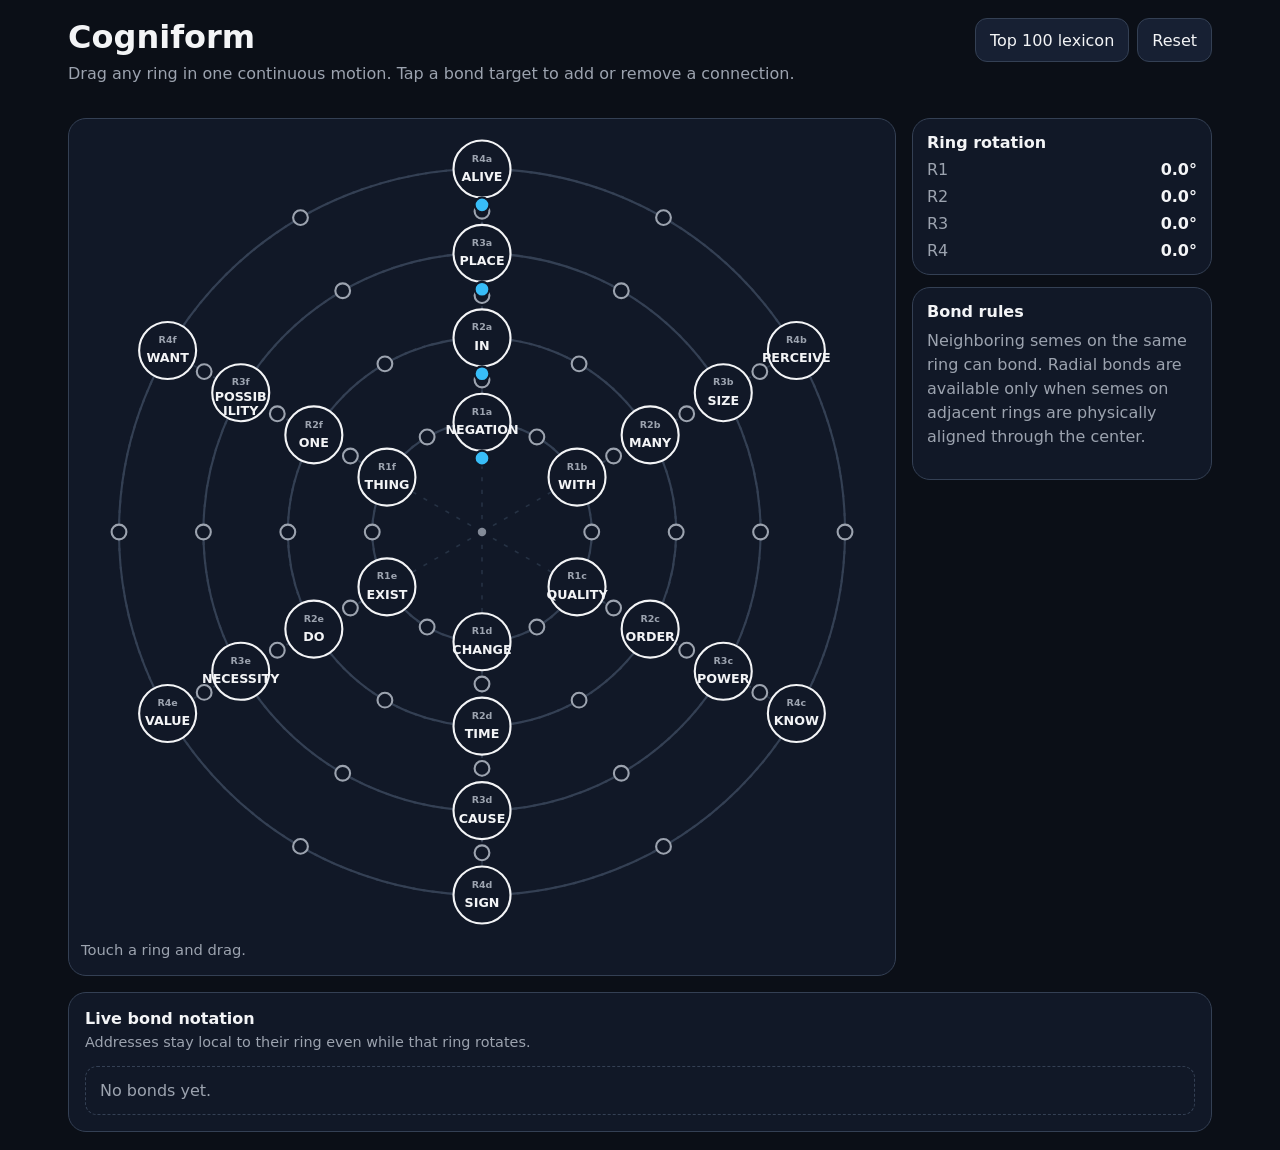
<file: index.html>
<!doctype html>
<html lang="en">
<head>
  <meta charset="utf-8">
  <meta name="viewport" content="width=device-width, initial-scale=1, viewport-fit=cover">
  <meta name="theme-color" content="#0b0f17">
  <title>Cogniform</title>
  <link rel="stylesheet" href="styles.css">
</head>
<body>
  <main class="app-shell">
    <header class="topbar">
      <div>
        <h1>Cogniform</h1>
        <p>Drag any ring in one continuous motion. Tap a bond target to add or remove a connection.</p>
      </div>
      <div class="top-actions"><a class="button link-button" href="lexicon/top100/">Top 100 lexicon</a><button id="resetBtn" class="button" type="button">Reset</button></div>
    </header>

    <section class="workspace" aria-label="Cogniform workspace">
      <div class="canvas-card">
        <svg id="cogniformSvg" viewBox="0 0 760 760" role="img"
             aria-labelledby="svgTitle svgDesc">
          <title id="svgTitle">Interactive four-ring cogniform</title>
          <desc id="svgDesc">
            Four independently rotatable rings containing six semes each.
            Drag a ring continuously. Tap circumferential or aligned radial
            connectors to toggle bonds.
          </desc>
          <g id="backgroundLayer"></g>
          <g id="radialBondLayer"></g>
          <g id="ringLayer"></g>
        </svg>
        <div id="status" class="status" role="status" aria-live="polite">
          Touch a ring and drag.
        </div>
      </div>

      <aside class="side-panel">
        <section class="panel">
          <h2>Ring rotation</h2>
          <div id="angleReadout" class="angle-list"></div>
        </section>

        <section class="panel">
          <h2>Bond rules</h2>
          <p>
            Neighboring semes on the same ring can bond. Radial bonds are available
            only when semes on adjacent rings are physically aligned through the center.
          </p>
        </section>
      </aside>
    </section>

    <section class="notation-section">
      <div class="notation-heading">
        <div>
          <h2>Live bond notation</h2>
          <p>Addresses stay local to their ring even while that ring rotates.</p>
        </div>
      </div>

      <div id="emptyState" class="empty-state">No bonds yet.</div>

      <div id="bondTableWrap" class="table-wrap" hidden>
        <table>
          <thead>
            <tr>
              <th>Notation</th>
              <th>Seme connection</th>
              <th>Type</th>
            </tr>
          </thead>
          <tbody id="bondRows"></tbody>
        </table>
      </div>
    </section>
  </main>

  <script src="app.js"></script>
</body>
</html>
</file>
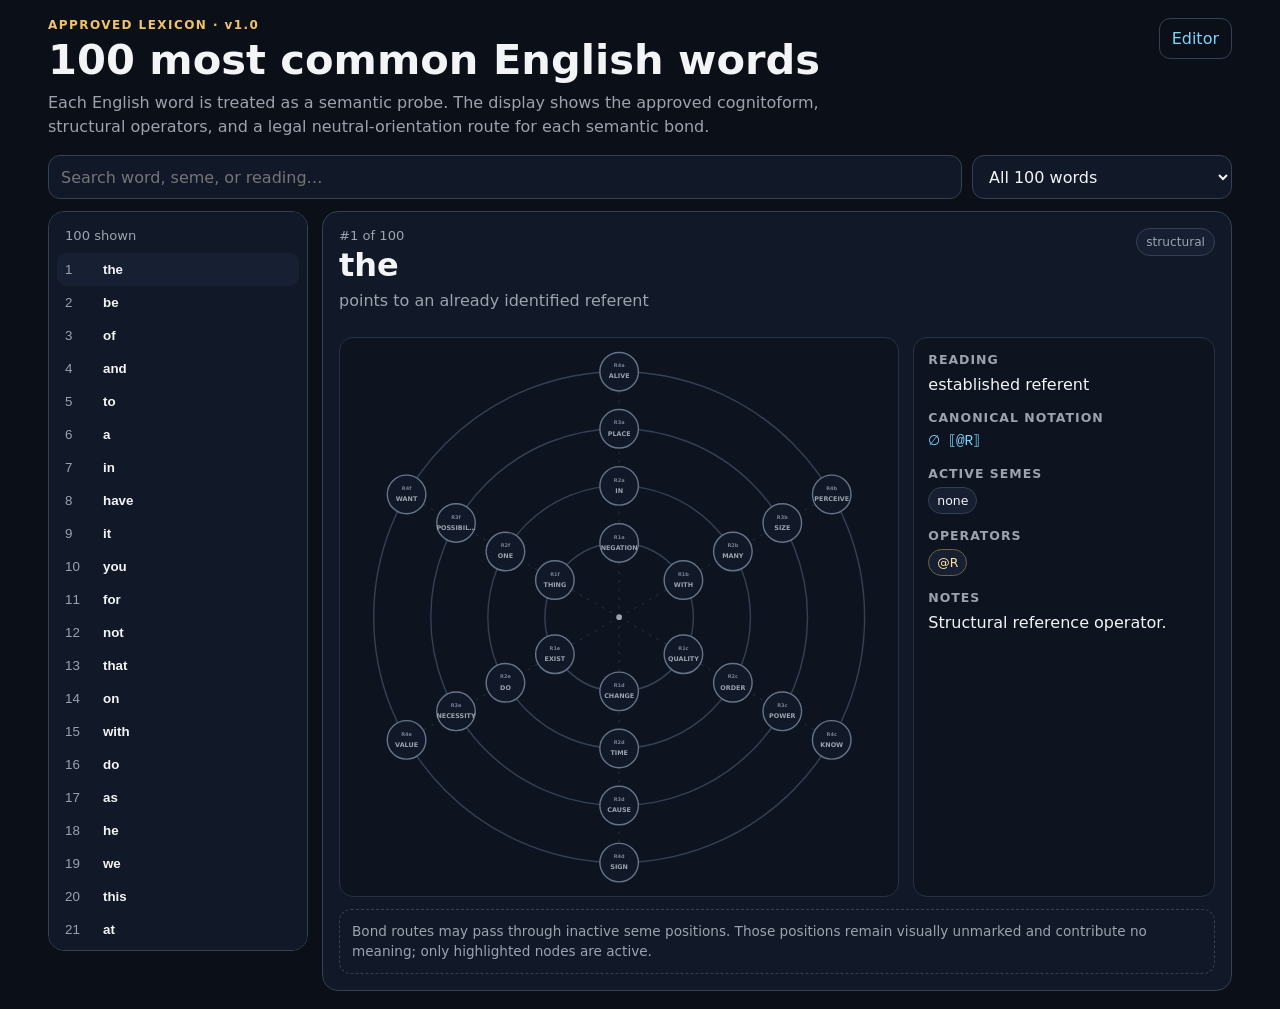
<file: lexicon/top100/index.html>
<!doctype html>
<html lang="en">
<head>
  <meta charset="utf-8">
  <meta name="viewport" content="width=device-width, initial-scale=1, viewport-fit=cover">
  <meta name="theme-color" content="#0b0f17">
  <title>Cogniform · Top 100 English Words</title>
  <link rel="stylesheet" href="styles.css">
</head>
<body>
  <main class="shell">
    <header class="hero">
      <div>
        <div class="eyebrow">APPROVED LEXICON · v1.0</div>
        <h1>100 most common English words</h1>
        <p>Each English word is treated as a semantic probe. The display shows the approved cognitoform, structural operators, and a legal neutral-orientation route for each semantic bond.</p>
      </div>
      <a href="../../">Editor</a>
    </header>

    <section class="controls">
      <input id="search" type="search" placeholder="Search word, seme, or reading…" autocomplete="off">
      <select id="filter">
        <option value="all">All 100 words</option>
        <option value="cognitoform">Semantic cognitoforms</option>
        <option value="structural">Structural-only forms</option>
        <option value="polysemous">Polysemous entries</option>
      </select>
    </section>

    <section class="layout">
      <nav class="word-list" aria-label="Top 100 words">
        <div id="count" class="count"></div>
        <div id="wordButtons"></div>
      </nav>

      <article class="detail">
        <div class="detail-head">
          <div>
            <div id="rank" class="rank"></div>
            <h2 id="word"></h2>
            <p id="definition"></p>
          </div>
          <div id="typeBadge" class="type-badge"></div>
        </div>

        <div id="senseTabs" class="sense-tabs" hidden></div>

        <div class="visual-grid">
          <div class="svg-wrap">
            <svg id="formSvg" viewBox="0 0 760 760" role="img" aria-label="Cognitoform rendering">
              <g id="baseLayer"></g>
              <g id="routeLayer"></g>
              <g id="nodeLayer"></g>
              <g id="operatorLayer"></g>
            </svg>
          </div>

          <div class="reading-panel">
            <h3>Reading</h3>
            <p id="reading"></p>

            <h3>Canonical notation</h3>
            <code id="notation"></code>

            <h3>Active semes</h3>
            <div id="semes" class="chips"></div>

            <h3>Operators</h3>
            <div id="operators" class="chips"></div>

            <h3>Notes</h3>
            <p id="notes"></p>
          </div>
        </div>

        <div class="rule-note">
          Bond routes may pass through inactive seme positions. Those positions remain visually unmarked and contribute no meaning; only highlighted nodes are active.
        </div>
      </article>
    </section>
  </main>
  <script src="app.js"></script>
</body>
</html>
</file>
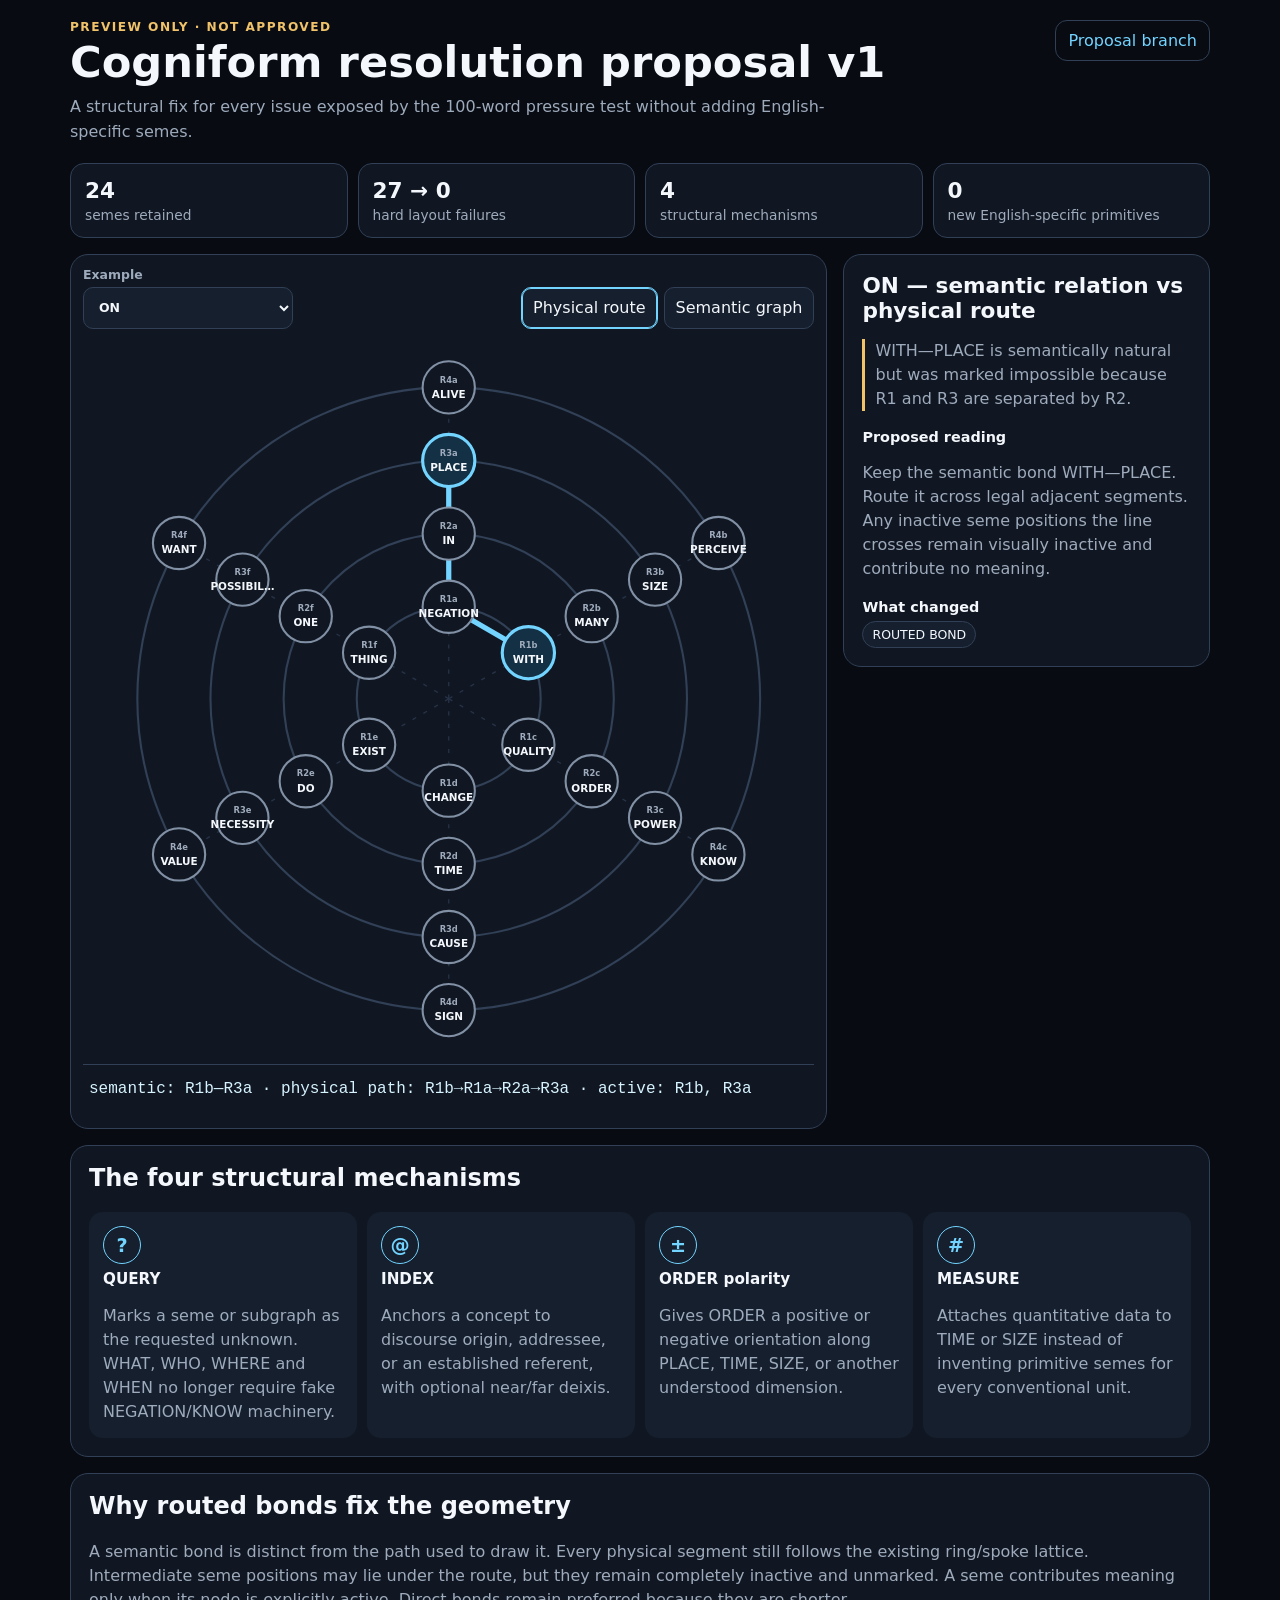
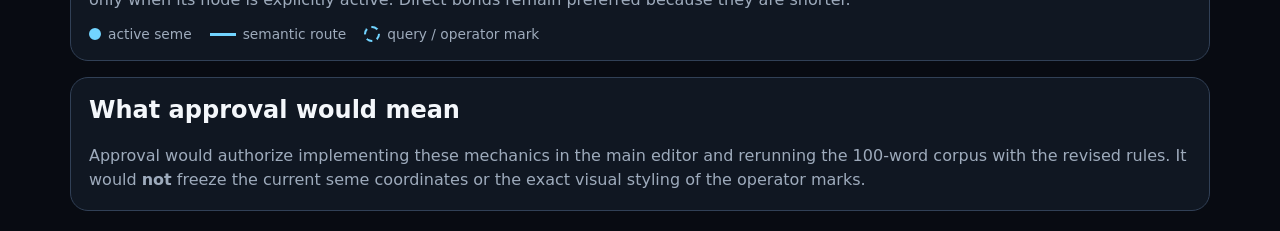
<file: preview/top100-resolution-v1/index.html>
<!doctype html>
<html lang="en">
<head>
  <meta charset="utf-8">
  <meta name="viewport" content="width=device-width, initial-scale=1, viewport-fit=cover">
  <title>Cogniform Resolution Proposal v1</title>
  <link rel="stylesheet" href="styles.css">
</head>
<body>
  <main class="shell">
    <header class="hero">
      <div>
        <div class="eyebrow">PREVIEW ONLY · NOT APPROVED</div>
        <h1>Cogniform resolution proposal v1</h1>
        <p>
          A structural fix for every issue exposed by the 100-word pressure test
          without adding English-specific semes.
        </p>
      </div>
      <a class="repo-link" href="https://github.com/cargo-culture/cogniform/tree/proposal/top100-resolution-v1">Proposal branch</a>
    </header>

    <section class="summary-grid">
      <article><strong>24</strong><span>semes retained</span></article>
      <article><strong>27 → 0</strong><span>hard layout failures</span></article>
      <article><strong>4</strong><span>structural mechanisms</span></article>
      <article><strong>0</strong><span>new English-specific primitives</span></article>
    </section>

    <section class="demo-grid">
      <div class="canvas-card">
        <div class="toolbar">
          <label>
            Example
            <select id="exampleSelect"></select>
          </label>
          <div class="view-toggle" role="group" aria-label="View">
            <button type="button" data-view="physical" class="active">Physical route</button>
            <button type="button" data-view="semantic">Semantic graph</button>
          </div>
        </div>

        <svg id="previewSvg" viewBox="0 0 700 700" role="img" aria-labelledby="svgTitle svgDesc">
          <title id="svgTitle">Cogniform proposal preview</title>
          <desc id="svgDesc">Four rings with active semes, routed bonds passing through unmarked inactive semes, and structural marks.</desc>
          <g id="baseLayer"></g>
          <g id="routeLayer"></g>
          <g id="nodeLayer"></g>
          <g id="operatorLayer"></g>
        </svg>

        <div id="notation" class="notation"></div>
      </div>

      <aside class="explain-card">
        <h2 id="exampleTitle"></h2>
        <p id="exampleProblem" class="problem"></p>
        <h3>Proposed reading</h3>
        <p id="exampleReading"></p>
        <h3>What changed</h3>
        <div id="mechanisms" class="mechanisms"></div>
      </aside>
    </section>

    <section class="mechanism-section">
      <h2>The four structural mechanisms</h2>
      <div class="mechanism-grid">
        <article>
          <div class="glyph">?</div>
          <h3>QUERY</h3>
          <p>Marks a seme or subgraph as the requested unknown. WHAT, WHO, WHERE and WHEN no longer require fake NEGATION/KNOW machinery.</p>
        </article>
        <article>
          <div class="glyph">@</div>
          <h3>INDEX</h3>
          <p>Anchors a concept to discourse origin, addressee, or an established referent, with optional near/far deixis.</p>
        </article>
        <article>
          <div class="glyph">±</div>
          <h3>ORDER polarity</h3>
          <p>Gives ORDER a positive or negative orientation along PLACE, TIME, SIZE, or another understood dimension.</p>
        </article>
        <article>
          <div class="glyph">#</div>
          <h3>MEASURE</h3>
          <p>Attaches quantitative data to TIME or SIZE instead of inventing primitive semes for every conventional unit.</p>
        </article>
      </div>
    </section>

    <section class="routing-section">
      <h2>Why routed bonds fix the geometry</h2>
      <p>
        A semantic bond is distinct from the path used to draw it. Every physical
        segment still follows the existing ring/spoke lattice. Intermediate seme positions may lie under the route, but they remain completely inactive and unmarked. A seme contributes meaning only when its node is explicitly active. Direct bonds remain preferred because they are shorter.
      </p>
      <div class="legend">
        <span><i class="dot active"></i> active seme</span>
        <span><i class="line"></i> semantic route</span>
        <span><i class="halo"></i> query / operator mark</span>
      </div>
    </section>

    <section class="decision-section">
      <h2>What approval would mean</h2>
      <p>
        Approval would authorize implementing these mechanics in the main editor
        and rerunning the 100-word corpus with the revised rules. It would
        <strong>not</strong> freeze the current seme coordinates or the exact visual
        styling of the operator marks.
      </p>
    </section>
  </main>

  <script src="app.js"></script>
</body>
</html>
</file>
<file: styles.css>
:root {
  color-scheme: dark;
  --bg: #0b0f17;
  --panel: #111827;
  --panel-2: #172033;
  --text: #f3f4f6;
  --muted: #9ca3af;
  --line: #344054;
  --line-soft: #263244;
  --accent: #7dd3fc;
  --accent-2: #38bdf8;
  --radius: 18px;
}

* { box-sizing: border-box; }

html, body {
  margin: 0;
  min-height: 100%;
  background: var(--bg);
  color: var(--text);
  font-family: Inter, ui-sans-serif, system-ui, -apple-system, BlinkMacSystemFont, "Segoe UI", sans-serif;
}

button { font: inherit; }

.app-shell {
  width: min(1180px, 100%);
  margin: 0 auto;
  padding: 18px;
}

.topbar {
  display: flex;
  align-items: flex-start;
  justify-content: space-between;
  gap: 16px;
  margin-bottom: 16px;
}

h1, h2, p { margin-top: 0; }
h1 { margin-bottom: 6px; font-size: clamp(1.35rem, 3vw, 2rem); }
h2 { margin-bottom: 8px; font-size: 1rem; }
p { color: var(--muted); line-height: 1.5; }

.button {
  min-height: 44px;
  border-radius: 12px;
  border: 1px solid var(--line);
  padding: 0 14px;
  color: var(--text);
  background: var(--panel-2);
  cursor: pointer;
}

.button:focus-visible {
  outline: 3px solid var(--accent);
  outline-offset: 2px;
}

.workspace {
  display: grid;
  grid-template-columns: minmax(0, 1fr) minmax(240px, 300px);
  gap: 16px;
  align-items: start;
}

.canvas-card,
.panel,
.notation-section {
  border: 1px solid var(--line);
  background: var(--panel);
  border-radius: var(--radius);
}

.canvas-card { padding: 12px; }
.panel { padding: 14px; }
.side-panel { display: grid; gap: 12px; }
.notation-section { margin-top: 16px; padding: 16px; }

#cogniformSvg {
  width: 100%;
  height: auto;
  display: block;
  touch-action: none;
  user-select: none;
  -webkit-user-select: none;
}

.status {
  min-height: 1.5em;
  margin-top: 8px;
  color: var(--muted);
  font-size: .92rem;
}

.angle-list { display: grid; gap: 8px; }

.angle-row {
  display: flex;
  justify-content: space-between;
  gap: 12px;
  color: var(--muted);
}

.angle-row strong {
  color: var(--text);
  font-variant-numeric: tabular-nums;
}

.notation-heading {
  display: flex;
  justify-content: space-between;
  gap: 12px;
  align-items: flex-end;
}

.notation-heading h2 { margin-bottom: 4px; }
.notation-heading p { margin-bottom: 0; font-size: .9rem; }

.empty-state {
  margin-top: 12px;
  padding: 14px;
  border: 1px dashed var(--line);
  border-radius: 12px;
  color: var(--muted);
}

.table-wrap {
  margin-top: 12px;
  overflow-x: auto;
  border: 1px solid var(--line-soft);
  border-radius: 12px;
}

table {
  width: 100%;
  border-collapse: collapse;
  min-width: 520px;
}

th, td {
  text-align: left;
  padding: 10px 12px;
  border-bottom: 1px solid var(--line-soft);
  vertical-align: top;
}

th {
  color: var(--muted);
  background: var(--panel-2);
  font-size: .76rem;
  text-transform: uppercase;
  letter-spacing: .06em;
}

tbody tr:last-child td { border-bottom: none; }

code {
  font-family: ui-monospace, SFMono-Regular, Menlo, Consolas, monospace;
  font-weight: 700;
}

.ring-track {
  fill: none;
  stroke: var(--line);
  stroke-width: 2;
}

.reference-spoke {
  stroke: var(--line-soft);
  stroke-width: 1.5;
  stroke-dasharray: 4 8;
}

.ring-drag-hit {
  fill: none;
  stroke: transparent;
  stroke-width: 38;
  cursor: grab;
  touch-action: none;
}

.ring-drag-hit.dragging { cursor: grabbing; }

.seme-group {
  cursor: grab;
  touch-action: none;
}

.seme-node {
  fill: var(--panel);
  stroke: var(--text);
  stroke-width: 2;
}

.seme-label {
  fill: var(--text);
  font-size: 12px;
  font-weight: 700;
  text-anchor: middle;
  dominant-baseline: middle;
  pointer-events: none;
}

.seme-address {
  fill: var(--muted);
  font-size: 9px;
  font-weight: 700;
  text-anchor: middle;
  pointer-events: none;
}

.orientation-dot {
  fill: var(--accent-2);
  stroke: var(--panel);
  stroke-width: 2;
  pointer-events: none;
}

.bond-guide {
  fill: none;
  stroke: var(--line);
  stroke-width: 2;
  stroke-dasharray: 3 6;
  opacity: .85;
  pointer-events: none;
}

.bond-active {
  fill: none;
  stroke: var(--accent);
  stroke-width: 7;
  stroke-linecap: round;
  pointer-events: none;
}

.bond-hit {
  fill: none;
  stroke: transparent;
  stroke-width: 24;
  cursor: pointer;
  touch-action: none;
}

.bond-handle {
  fill: var(--panel);
  stroke: var(--muted);
  stroke-width: 2;
  pointer-events: none;
}

.bond-handle.active {
  fill: var(--accent);
  stroke: var(--accent);
}

.center-dot {
  fill: var(--muted);
  opacity: .8;
}

@media (max-width: 820px) {
  .workspace { grid-template-columns: 1fr; }
  .side-panel { grid-template-columns: 1fr 1fr; }
}

@media (max-width: 560px) {
  .app-shell { padding: 10px; }
  .topbar { align-items: stretch; }
  .topbar .button { flex: 0 0 auto; }
  .side-panel { grid-template-columns: 1fr; }
  .seme-label { font-size: 11px; }
  .seme-address { font-size: 8px; }
}

.top-actions{display:flex;gap:8px;align-items:center}.link-button{display:inline-flex;align-items:center;text-decoration:none}.link-button:hover{border-color:var(--accent)}
</file>
<file: lexicon/top100/styles.css>
:root{
  color-scheme:dark;
  --bg:#0b0f17;--panel:#111827;--panel2:#172033;--text:#f3f4f6;
  --muted:#9ca3af;--line:#344054;--soft:#263244;--accent:#7dd3fc;
  --accent2:#38bdf8;--warn:#f0c36a;
}
*{box-sizing:border-box}
html,body{margin:0;min-height:100%;background:var(--bg);color:var(--text);font-family:Inter,ui-sans-serif,system-ui,-apple-system,BlinkMacSystemFont,"Segoe UI",sans-serif}
.shell{width:min(1220px,100%);margin:0 auto;padding:18px}
.hero{display:flex;justify-content:space-between;gap:18px;align-items:flex-start;margin-bottom:16px}
.hero h1{margin:.2rem 0 .45rem;font-size:clamp(1.7rem,4vw,2.6rem)}
.hero p{margin:0;color:var(--muted);max-width:800px;line-height:1.5}
.hero a{color:var(--accent);text-decoration:none;border:1px solid var(--line);border-radius:11px;padding:10px 12px}
.eyebrow{color:var(--warn);font-size:.75rem;font-weight:800;letter-spacing:.12em}
.controls{display:grid;grid-template-columns:1fr 260px;gap:10px;margin-bottom:12px}
input,select{width:100%;min-height:44px;background:var(--panel);border:1px solid var(--line);border-radius:12px;color:var(--text);padding:0 12px;font:inherit}
.layout{display:grid;grid-template-columns:260px minmax(0,1fr);gap:14px;align-items:start}
.word-list,.detail{border:1px solid var(--line);background:var(--panel);border-radius:16px}
.word-list{padding:8px;max-height:calc(100vh - 160px);overflow:auto;position:sticky;top:10px}
.count{padding:8px 8px 10px;color:var(--muted);font-size:.82rem}
.word-button{width:100%;display:flex;gap:10px;align-items:center;background:transparent;border:0;color:var(--text);padding:9px 8px;border-radius:9px;cursor:pointer;text-align:left}
.word-button:hover,.word-button.active{background:var(--panel2)}
.word-button .n{width:28px;color:var(--muted);font-variant-numeric:tabular-nums}
.word-button .w{font-weight:700}
.detail{padding:16px}
.detail-head{display:flex;justify-content:space-between;gap:12px}
.rank{color:var(--muted);font-size:.82rem}
.detail h2{font-size:2rem;margin:.15rem 0 .35rem}
.detail-head p{margin:0;color:var(--muted);line-height:1.45}
.type-badge{height:max-content;border:1px solid var(--line);background:var(--panel2);border-radius:999px;padding:6px 9px;color:var(--muted);font-size:.76rem}
.visual-grid{display:grid;grid-template-columns:minmax(0,1.3fr) minmax(260px,.7fr);gap:14px;margin-top:12px}
.svg-wrap,.reading-panel{border:1px solid var(--soft);border-radius:14px;background:#0d1420}
.svg-wrap{padding:8px}
#formSvg{display:block;width:100%;height:auto}
.reading-panel{padding:14px}
.reading-panel h3{font-size:.78rem;text-transform:uppercase;letter-spacing:.08em;color:var(--muted);margin:14px 0 6px}
.reading-panel h3:first-child{margin-top:0}
.reading-panel p{margin:0;color:var(--text);line-height:1.45}
.reading-panel code{display:block;white-space:pre-wrap;overflow-wrap:anywhere;color:var(--accent);font-size:.9rem;line-height:1.45}
.chips{display:flex;gap:6px;flex-wrap:wrap}
.chip{border:1px solid var(--line);border-radius:999px;padding:5px 8px;background:var(--panel2);font-size:.78rem}
.chip.operator{border-color:#6f623e;color:#ffe2a1}
.rule-note{margin-top:12px;padding:12px;border:1px dashed var(--line);border-radius:12px;color:var(--muted);font-size:.85rem;line-height:1.45}
.sense-tabs{display:flex;gap:7px;flex-wrap:wrap;margin-top:12px}
.sense-tabs button{background:var(--panel2);color:var(--text);border:1px solid var(--line);border-radius:999px;padding:7px 10px;cursor:pointer}
.sense-tabs button.active{border-color:var(--accent)}
.ring{fill:none;stroke:var(--line);stroke-width:2}
.spoke{stroke:var(--soft);stroke-width:1.3;stroke-dasharray:4 8}
.route{fill:none;stroke:var(--accent);stroke-width:6;stroke-linecap:round;stroke-linejoin:round}
.node circle{fill:var(--panel);stroke:#657388;stroke-width:2}
.node text{fill:var(--muted);font-size:9px;font-weight:700;text-anchor:middle;dominant-baseline:middle}
.node .addr{font-size:7px;fill:#748197}
.node.active circle{fill:#143044;stroke:var(--accent);stroke-width:4}
.node.active text{fill:var(--text)}
.operator-halo{fill:none;stroke:var(--warn);stroke-width:3;stroke-dasharray:5 4}
.operator-badge{fill:var(--panel2);stroke:var(--warn);stroke-width:2}
.operator-text{fill:var(--warn);font-size:11px;font-weight:900;text-anchor:middle;dominant-baseline:middle}
.center{fill:var(--muted)}
@media(max-width:850px){
  .layout{grid-template-columns:1fr}
  .word-list{position:static;max-height:230px}
  .visual-grid{grid-template-columns:1fr}
}
@media(max-width:560px){
  .shell{padding:10px}
  .hero{display:grid}
  .hero a{width:max-content}
  .controls{grid-template-columns:1fr}
  .detail{padding:10px}
}
</file>
<file: preview/top100-resolution-v1/styles.css>
:root{
  color-scheme:dark;
  --bg:#080b12;
  --panel:#101722;
  --panel2:#151f2e;
  --text:#f4f7fb;
  --muted:#9eabbc;
  --line:#314056;
  --accent:#72d4ff;
  --accent2:#d6f3ff;
  --warn:#f0c36a;
}
*{box-sizing:border-box}
html,body{margin:0;min-height:100%;background:var(--bg);color:var(--text);font-family:Inter,ui-sans-serif,system-ui,-apple-system,BlinkMacSystemFont,"Segoe UI",sans-serif}
body{padding:0}
.shell{width:min(1180px,100%);margin:0 auto;padding:20px}
.hero{display:flex;justify-content:space-between;gap:24px;align-items:flex-start;margin-bottom:18px}
.hero h1{margin:.2rem 0 .5rem;font-size:clamp(1.7rem,4vw,2.7rem)}
.hero p{max-width:760px;margin:0;color:var(--muted);line-height:1.55}
.eyebrow{font-size:.76rem;letter-spacing:.12em;font-weight:800;color:var(--warn)}
.repo-link{color:var(--accent);text-decoration:none;border:1px solid var(--line);border-radius:12px;padding:10px 12px;white-space:nowrap}
.summary-grid{display:grid;grid-template-columns:repeat(4,1fr);gap:10px;margin-bottom:16px}
.summary-grid article{border:1px solid var(--line);border-radius:14px;background:var(--panel);padding:14px;display:grid;gap:4px}
.summary-grid strong{font-size:1.35rem}
.summary-grid span{color:var(--muted);font-size:.86rem}
.demo-grid{display:grid;grid-template-columns:minmax(0,1.55fr) minmax(260px,.75fr);gap:16px;align-items:start}
.canvas-card,.explain-card,.mechanism-section,.routing-section,.decision-section{border:1px solid var(--line);border-radius:18px;background:var(--panel)}
.canvas-card{padding:12px}
.explain-card{padding:18px;position:sticky;top:12px}
.explain-card h2{margin:0 0 8px;font-size:1.35rem}
.explain-card h3{font-size:.9rem;margin:18px 0 6px}
.explain-card p{color:var(--muted);line-height:1.5}
.problem{border-left:3px solid var(--warn);padding-left:10px}
.toolbar{display:flex;gap:12px;justify-content:space-between;align-items:end;flex-wrap:wrap;margin-bottom:4px}
.toolbar label{display:grid;gap:5px;color:var(--muted);font-size:.78rem;font-weight:700}
select,.view-toggle button{min-height:42px;background:var(--panel2);color:var(--text);border:1px solid var(--line);border-radius:10px;padding:0 11px;font:inherit}
select{min-width:210px}
.view-toggle{display:flex;gap:6px}
.view-toggle button{cursor:pointer}
.view-toggle button.active{border-color:var(--accent);box-shadow:inset 0 0 0 1px var(--accent)}
#previewSvg{display:block;width:100%;height:auto;touch-action:none}
.notation{min-height:52px;border-top:1px solid var(--line);padding:12px 6px 2px;font-family:ui-monospace,SFMono-Regular,Menlo,monospace;color:var(--accent2);line-height:1.5}
.mechanisms{display:flex;gap:7px;flex-wrap:wrap}
.mechanisms span{border:1px solid var(--line);background:var(--panel2);border-radius:999px;padding:5px 9px;font-size:.78rem}
.mechanism-section,.routing-section,.decision-section{padding:18px;margin-top:16px}
.mechanism-section h2,.routing-section h2,.decision-section h2{margin-top:0}
.mechanism-grid{display:grid;grid-template-columns:repeat(4,1fr);gap:10px}
.mechanism-grid article{background:var(--panel2);border-radius:14px;padding:14px}
.mechanism-grid h3{margin:6px 0;font-size:.95rem}
.mechanism-grid p,.routing-section p,.decision-section p{color:var(--muted);line-height:1.5;margin-bottom:0}
.glyph{width:38px;height:38px;border-radius:50%;display:grid;place-items:center;border:1px solid var(--accent);color:var(--accent);font-size:1.2rem;font-weight:800}
.legend{display:flex;gap:18px;flex-wrap:wrap;margin-top:14px;color:var(--muted);font-size:.86rem}
.legend span{display:flex;gap:7px;align-items:center}
.dot{width:12px;height:12px;border-radius:50%;display:inline-block;border:2px solid var(--muted)}
.dot.active{background:var(--accent);border-color:var(--accent)}
.line{width:26px;border-top:3px solid var(--accent);display:inline-block}
.halo{width:16px;height:16px;border:2px dashed var(--accent);border-radius:50%;display:inline-block}
.ring{fill:none;stroke:var(--line);stroke-width:2}
.spoke{stroke:#263247;stroke-width:1.25;stroke-dasharray:4 8}
.node circle{fill:var(--panel);stroke:#8190a4;stroke-width:2}
.node text{fill:var(--text);font-size:10px;font-weight:700;text-anchor:middle;dominant-baseline:middle;pointer-events:none}
.node .addr{fill:var(--muted);font-size:8px}
.node.active circle{fill:#143044;stroke:var(--accent);stroke-width:3}
.route{fill:none;stroke:var(--accent);stroke-width:5;stroke-linecap:round;stroke-linejoin:round}
.semantic-edge{stroke:var(--accent);stroke-width:3;stroke-dasharray:8 6;opacity:.9}
.operator-halo{fill:none;stroke:var(--warn);stroke-width:3;stroke-dasharray:5 4}
.operator-badge{fill:var(--panel2);stroke:var(--warn);stroke-width:2}
.operator-text{fill:var(--warn);font-size:12px;font-weight:900;text-anchor:middle;dominant-baseline:middle}
@media(max-width:860px){
  .demo-grid{grid-template-columns:1fr}
  .explain-card{position:static}
  .summary-grid{grid-template-columns:repeat(2,1fr)}
  .mechanism-grid{grid-template-columns:repeat(2,1fr)}
}
@media(max-width:520px){
  .shell{padding:10px}
  .hero{display:grid}
  .repo-link{width:max-content}
  .mechanism-grid{grid-template-columns:1fr}
  .toolbar{align-items:stretch}
  .view-toggle{width:100%}
  .view-toggle button{flex:1}
}
</file>
